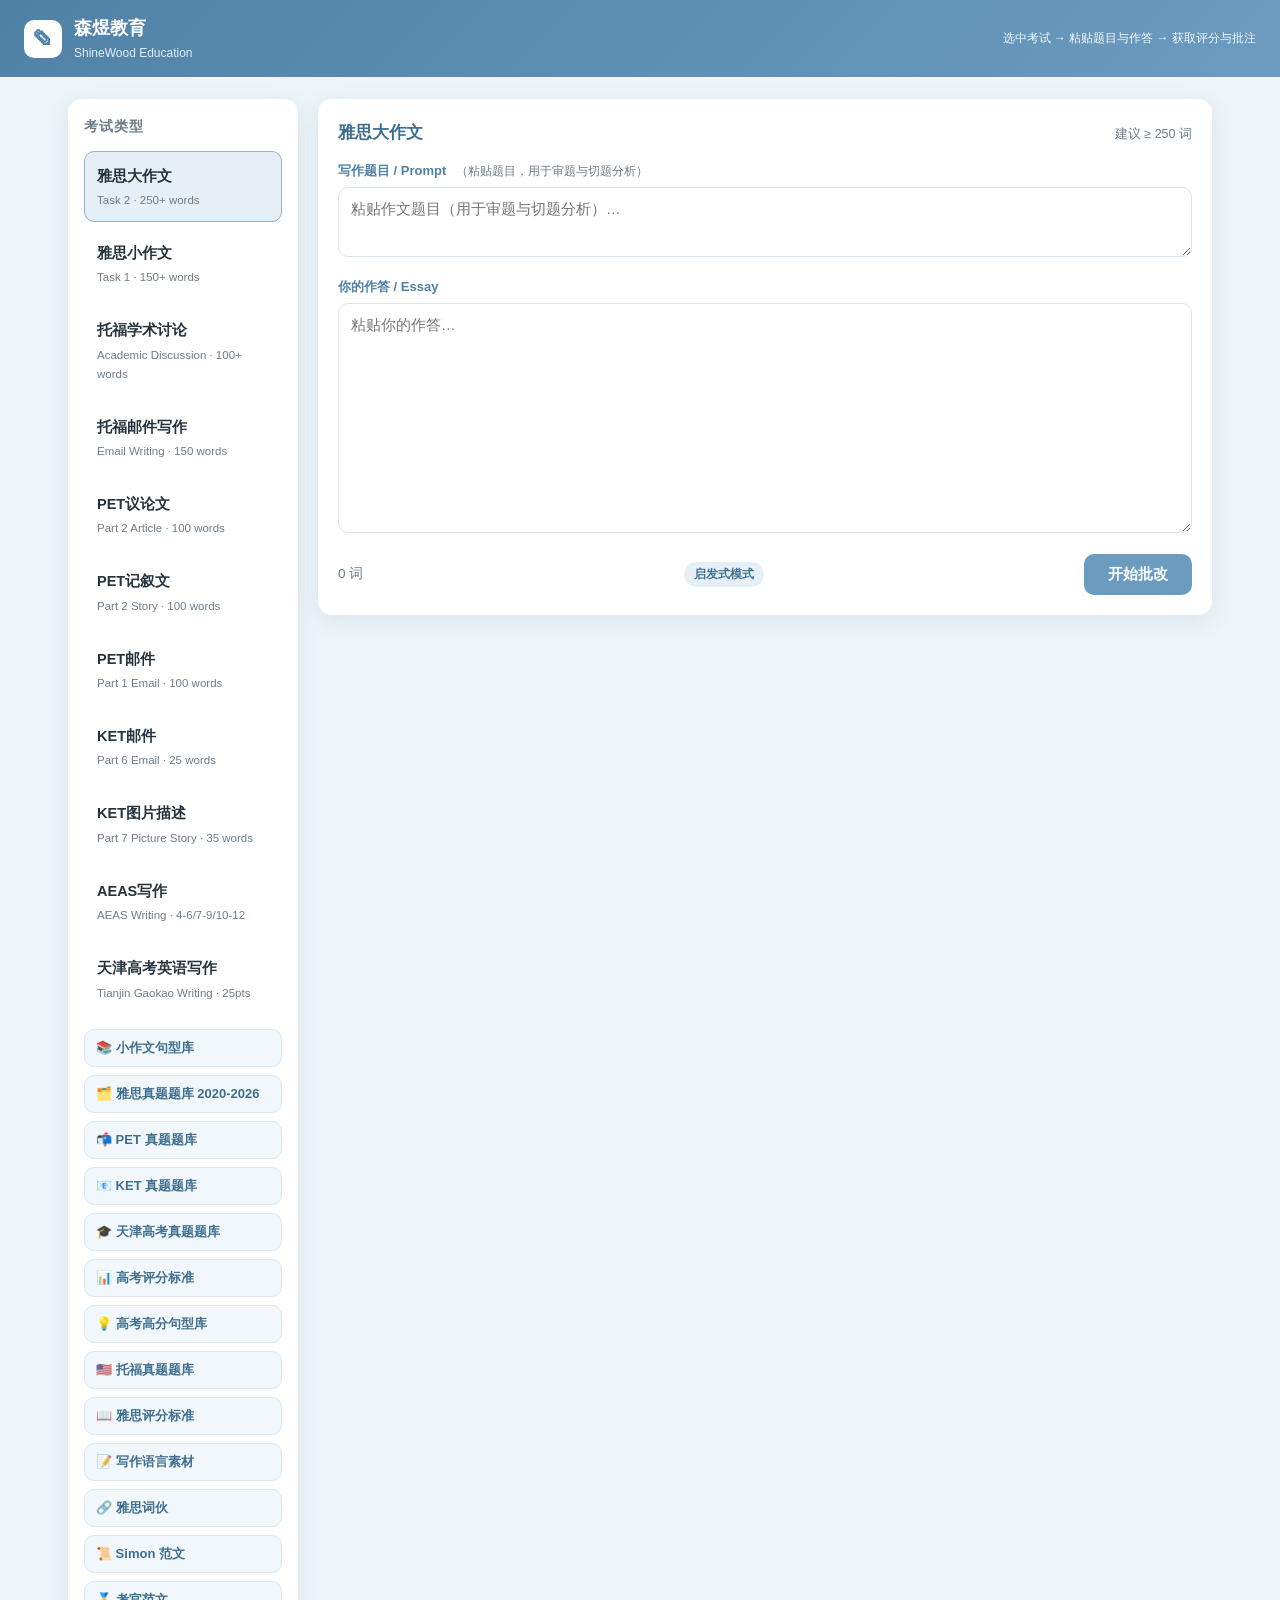
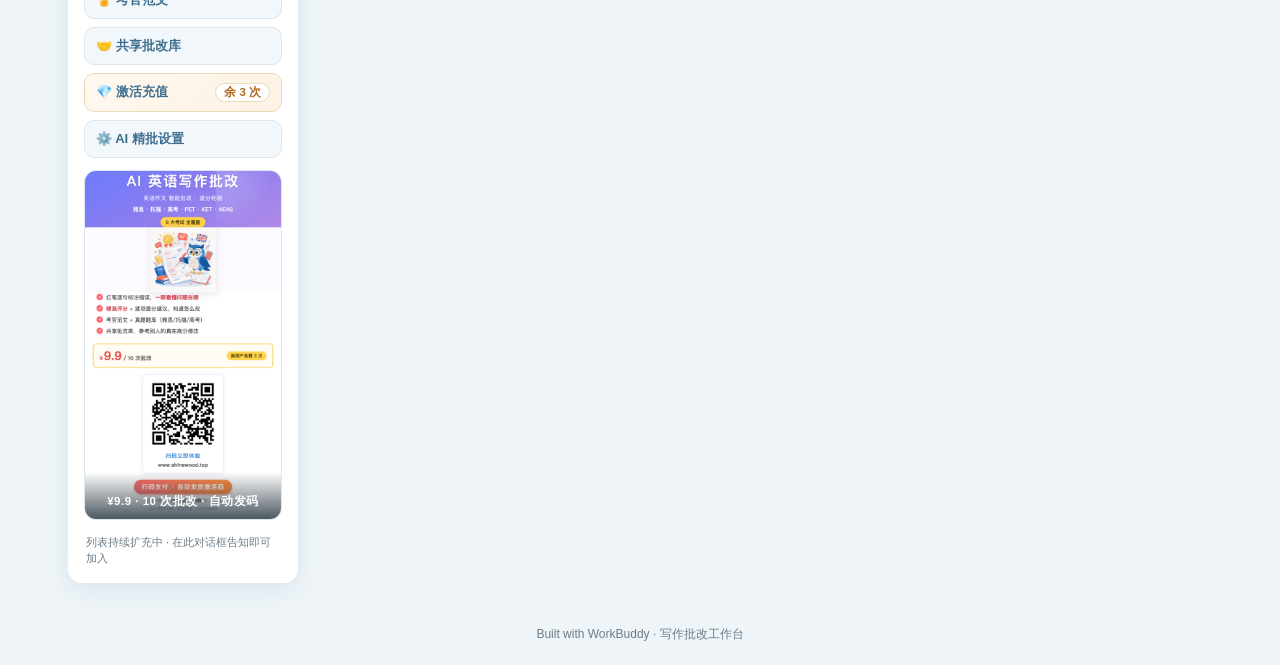
<file: index.html>
<!DOCTYPE html>
<html lang="zh-CN">
<head>
  <meta charset="UTF-8" />
  <meta name="viewport" content="width=device-width, initial-scale=1.0" />
  <title>森煜教育 · ShineWood Education</title>
  <link rel="stylesheet" href="css/style.css" />
</head>
<body>
  <header class="topbar">
    <div class="brand">
      <span class="logo">✎</span>
      <div>
        <h1>森煜教育</h1>
        <p class="sub">ShineWood Education</p>
      </div>
    </div>
    <span class="hint">选中考试 → 粘贴题目与作答 → 获取评分与批注</span>
  </header>

  <div class="layout">
    <!-- 左侧考试列表 -->
    <aside class="sidebar">
      <h2 class="side-title">考试类型</h2>
      <ul id="examList" class="exam-list"></ul>
      <div class="side-tools">
        <button id="patternBtn" class="tool-btn">📚 小作文句型库</button>
        <button id="bankBtn" class="tool-btn">🗂️ 雅思真题题库 2020-2026</button>
        <button id="petBankBtn" class="tool-btn">📬 PET 真题题库</button>
        <button id="ketBankBtn" class="tool-btn">📧 KET 真题题库</button>
        <button id="gaokaoBankBtn" class="tool-btn">🎓 天津高考真题题库</button>
        <button id="gaokaoBandBtn" class="tool-btn">📊 高考评分标准</button>
        <button id="gaokaoPatternBtn" class="tool-btn">💡 高考高分句型库</button>
        <button id="toeflBankBtn" class="tool-btn">🇺🇸 托福真题题库</button>
        <button id="bandBtn" class="tool-btn">📖 雅思评分标准</button>
        <button id="materialBtn" class="tool-btn">📝 写作语言素材</button>
        <button id="cihuoBtn" class="tool-btn">🔗 雅思词伙</button>
        <button id="simonBtn" class="tool-btn">📜 Simon 范文</button>
        <button id="examinerBtn" class="tool-btn">🏅 考官范文</button>
        <button id="sharedBtn" class="tool-btn">🤝 共享批改库</button>
        <button id="payBtn" class="tool-btn pay-btn">💎 激活充值 <span id="payQuota" class="pay-quota"></span></button>
        <button id="aiBtn" class="tool-btn">⚙️ AI 精批设置</button>
      </div>
      <div class="poster-promo" id="posterBtn" title="点击查看大图">
        <img src="img/poster/essay-poster.png" alt="写作批改 ¥9.9 / 10 次推广海报" loading="lazy">
        <div class="poster-promo-tag">¥9.9 · 10 次批改 · 自动发码</div>
      </div>
      <p class="side-foot">列表持续扩充中 · 在此对话框告知即可加入</p>
    </aside>

    <!-- 主区域 -->
    <main class="main">

      <!-- AEAS 写作工作区（选中 AEAS 时显示） -->
      <section id="aeasPanel" class="card aeas hidden">
        <h3 class="sec-title">AEAS 写作工作台 <small id="aeasIntro"></small></h3>
        <div class="aeas-bands" id="aeasBands"></div>
        <div class="aeas-bands" id="aeasTypeChips" style="margin-top:0"></div>
        <div id="aeasTypes" class="aeas-types"></div>
      </section>

      <section class="card composer">
        <div class="composer-head">
          <span id="curExam" class="cur-exam">雅思大作文</span>
          <span id="minHint" class="min-hint"></span>
        </div>
        <label class="field-label">写作题目 / Prompt
          <span id="promptHint" class="field-hint">（粘贴题目，用于审题与切题分析）</span>
        </label>
        <div id="promptTextWrap">
          <textarea id="prompt" placeholder="粘贴作文题目（用于审题与切题分析）…"></textarea>
        </div>
        <div id="promptImageWrap" class="hidden">
          <div class="img-prompt-bar">
            <button id="pickImgBtn" class="tool-btn small">📁 选择图片</button>
            <button id="galleryBtn" class="tool-btn small">🖼️ 从图库选择</button>
            <button id="clearImgBtn" class="tool-btn small ghost">清除图片</button>
            <input id="imgFile" type="file" accept="image/*" hidden />
          </div>
          <div id="promptImgBox" class="prompt-img-box">
            <span class="img-placeholder">点击「选择图片」或「从图库选择」载入小作文题目图<br><small>支持截图/拍照上传，也可直接 Ctrl+V 粘贴图片</small></span>
          </div>
          <input id="imgCaption" class="img-caption" placeholder="（可选）填写图表类型或关键词，帮助切题分析，如：柱状图 · 对比 · 各国教育支出" />
        </div>
        <label class="field-label">你的作答 / Essay</label>
        <textarea id="essay" placeholder="粘贴你的作答…"></textarea>
        <div class="composer-foot">
          <span id="wordCount" class="wc">0 词</span>
          <span id="aiBadge" class="ai-badge">启发式模式</span>
          <button id="analyzeBtn" class="primary-btn">开始批改</button>
        </div>
      </section>

      <section id="result" class="result hidden">
        <!-- 批改稿 + 批注 -->
        <div class="card">
          <h3 class="sec-title">批改稿 <small>悬停彩色下划线查看修改建议</small></h3>
          <div id="annotated" class="annotated"></div>
        </div>

        <!-- 段落切题分析 -->
        <div class="card">
          <h3 class="sec-title">审题分析 <small>每段后中文讲解是否切题</small></h3>
          <div id="promptAnalysis" class="prompt-analysis"></div>
        </div>

        <!-- 本题批改思路（从真题题库预载） -->
        <div id="playbookCard" class="card hidden">
          <h3 class="sec-title">本题批改思路 <small id="playbookSrc">来自真题题库预设</small></h3>
          <div id="playbook" class="playbook"></div>
        </div>

        <!-- 参考评分 + 评分标准 -->
        <div class="card">
          <h3 class="sec-title">参考评分 <small id="scoreSub">小作文 3 分制 · 大作文 6 分制</small></h3>
          <div id="scoreEst" class="score-est"></div>
          <p class="personal-note">⭐ 本页所有评分、批注、用词提升均针对你这篇<b>原创作文</b>逐句/逐段生成，非统一套话。</p>
        </div>

        <!-- 参考：好词 + 评分标准 -->
        <div class="ref-grid">
          <div class="card ref">
            <h3 class="sec-title">高分词组参考</h3>
            <ul id="vocabList" class="vocab-list"></ul>
          </div>
          <div class="card ref">
            <h3 class="sec-title">官方评分标准</h3>
            <div id="bandRef" class="band-ref"></div>
          </div>
        </div>

        <div class="share-row">
          <button id="shareBtn" class="share-btn">🤝 分享我的批改，帮后来的同学</button>
        </div>

        <button id="resetBtn" class="ghost-btn">重新批改</button>
      </section>
    </main>
  </div>

  <footer class="foot">Built with WorkBuddy · 写作批改工作台</footer>

  <!-- 句型库弹窗 -->
  <div id="patternModal" class="modal hidden">
    <div class="modal-box">
      <div class="modal-head">
        <h3>📚 小作文高分句型库 <small>综合 Simon IELTS + IELTS Liz · 来源：用户附件</small></h3>
        <button class="modal-x" data-close="patternModal">✕</button>
      </div>
      <div class="modal-body">
        <div class="cat-tabs" id="patternTabs"></div>
        <div id="patternBody" class="pattern-body"></div>
        <div class="simon-box">
          <b>Simon 批改原则：</b>
          <div id="simonRules" class="simon-rules"></div>
        </div>
      </div>
    </div>
  </div>

  <!-- 真题题库弹窗 -->
  <div id="bankModal" class="modal hidden">
    <div class="modal-box wide">
      <div class="modal-head">
        <h3>🗂️ 雅思真题题库 2020–2026 <small id="bankCount">515 篇真题</small></h3>
        <button class="modal-x" data-close="bankModal">✕</button>
      </div>
      <div class="modal-body">
        <div class="bank-filter">
          <input id="bankSearch" class="bank-search" placeholder="搜索题目 / 题型 / 话题（如：教育、曲线图、advertising）…" />
          <select id="bankType" class="bank-select">
            <option value="">全部题型</option>
            <option value="Task 1">Task 1 小作文</option>
            <option value="Task 2">Task 2 大作文</option>
          </select>
        </div>
        <div id="bankList" class="bank-list"></div>
      </div>
    </div>
  </div>

  <!-- PET 真题题库弹窗 -->
  <div id="petBankModal" class="modal hidden">
    <div class="modal-box wide">
      <div class="modal-head">
        <h3>📬 PET 真题题库 <small id="petBankCount"></small></h3>
        <button class="modal-x" data-close="petBankModal">✕</button>
      </div>
      <div class="modal-body">
        <div class="bank-filter">
          <input id="petBankSearch" class="bank-search" placeholder="搜索题目（如：camping、film、school trip）…" />
          <select id="petBankType" class="bank-select">
            <option value="">全部题型</option>
            <option value="email">Part 1 · Email 邮件</option>
            <option value="article">Part 2 · Article 议论文</option>
            <option value="story">Part 2 · Story 记叙文</option>
          </select>
        </div>
        <div id="petBankList" class="bank-list"></div>
      </div>
    </div>
  </div>

  <!-- KET 真题题库弹窗 -->
  <div id="ketBankModal" class="modal hidden">
    <div class="modal-box wide">
      <div class="modal-head">
        <h3>📧 KET 真题题库 <small id="ketBankCount"></small></h3>
        <button class="modal-x" data-close="ketBankModal">✕</button>
      </div>
      <div class="modal-body">
        <div class="bank-filter">
          <input id="ketBankSearch" class="bank-search" placeholder="搜索题目（如：park、birthday、football）…" />
          <select id="ketBankType" class="bank-select">
            <option value="">全部题型</option>
            <option value="email">Part 6 · Email 邮件</option>
            <option value="picture">Part 7 · Picture Story 图片故事</option>
          </select>
        </div>
        <div id="ketBankList" class="bank-list"></div>
      </div>
    </div>
  </div>

  <!-- 天津高考真题题库弹窗 -->
  <div id="gaokaoBankModal" class="modal hidden">
    <div class="modal-box wide">
      <div class="modal-head">
        <h3>🎓 天津高考英语写作真题 <small id="gaokaoBankCount"></small></h3>
        <button class="modal-x" data-close="gaokaoBankModal">✕</button>
      </div>
      <div class="modal-body">
        <div class="bank-filter">
          <input id="gaokaoBankSearch" class="bank-search" placeholder="搜索题目（如：邀请信、志愿者、诗词大会）…" />
          <select id="gaokaoBankType" class="bank-select">
            <option value="">全部题型</option>
            <option value="邀请信">邀请信</option>
            <option value="回信">回信</option>
            <option value="介绍信">介绍信</option>
            <option value="推荐信">推荐信</option>
            <option value="申请信">申请信</option>
            <option value="感谢信">感谢信</option>
            <option value="建议信">建议信</option>
            <option value="演讲稿">演讲稿</option>
            <option value="征文投稿">征文投稿</option>
            <option value="论坛留言">论坛留言/跟帖</option>
            <option value="报道">活动报道</option>
            <option value="广播稿">广播稿</option>
            <option value="留言">留言</option>
            <option value="发言稿">发言稿</option>
          </select>
          <select id="gaokaoBankYear" class="bank-select">
            <option value="">全部年份</option>
            <option value="2025">2025</option>
            <option value="2024">2024</option>
            <option value="2023">2023</option>
            <option value="2022">2022</option>
            <option value="2021">2021</option>
            <option value="2020">2020</option>
            <option value="2019">2019</option>
            <option value="2018">2018</option>
            <option value="2017">2017</option>
          </select>
        </div>
        <div id="gaokaoBankList" class="bank-list"></div>
      </div>
    </div>
  </div>

  <!-- 天津高考评分标准弹窗 -->
  <div id="gaokaoBandModal" class="modal hidden">
    <div class="modal-box wide">
      <div class="modal-head">
        <h3>📊 天津高考英语写作评分标准 <small>25分制 · 5档评分 · 天津考试院官方标准</small></h3>
        <button class="modal-x" data-close="gaokaoBandModal">✕</button>
      </div>
      <div class="modal-body">
        <div class="cat-tabs" id="gaokaoBandTabs"></div>
        <div id="gaokaoBandBody" class="band-body"></div>
      </div>
    </div>
  </div>

  <!-- 天津高考高分句型库弹窗 -->
  <div id="gaokaoPatternModal" class="modal hidden">
    <div class="modal-box wide">
      <div class="modal-head">
        <h3>💡 高考高分句型库 <small>基础档 → 提升档 → 精品档 · 按段落位置分类</small></h3>
        <button class="modal-x" data-close="gaokaoPatternModal">✕</button>
      </div>
      <div class="modal-body">
        <div class="cat-tabs" id="gaokaoPatternTabs"></div>
        <div id="gaokaoPatternBody" class="pattern-body"></div>
      </div>
    </div>
  </div>

  <!-- 托福真题题库弹窗 -->
  <div id="toeflBankModal" class="modal hidden">
    <div class="modal-box wide">
      <div class="modal-head">
        <h3>🇺🇸 托福写作真题题库 <small>2026 新制 · 学术讨论（含机经真题）+ 邮件写作</small></h3>
        <button class="modal-x" data-close="toeflBankModal">✕</button>
      </div>
      <div class="modal-body">
        <div class="bank-bar">
          <input type="text" id="toeflBankSearch" class="bank-search" placeholder="搜索题目关键词…">
          <select id="toeflBankType" class="bank-select">
            <option value="">全部题型</option>
            <option value="academic">学术讨论</option>
            <option value="wad">学术讨论·机经真题</option>
            <option value="email">邮件写作</option>
          </select>
          <span class="bank-count" id="toeflBankCount"></span>
        </div>
        <div class="bank-list" id="toeflBankList"></div>
      </div>
    </div>
  </div>

  <!-- 共享批改库弹窗 -->
  <div id="sharedModal" class="modal hidden">
    <div class="modal-box wide">
      <div class="modal-head">
        <h3>🤝 共享批改库 <small>来自其他用户的真实作答与批改 · 每条都是匿名公开记录</small></h3>
        <button class="modal-x" data-close="sharedModal">✕</button>
      </div>
      <div class="modal-body">
        <div class="bank-bar">
          <input type="text" id="sharedSearch" class="bank-search" placeholder="搜作文内容关键词…">
          <select id="sharedExam" class="bank-select">
            <option value="">全部考试</option>
          </select>
          <button id="sharedRefresh" class="tool-btn small">🔄 刷新</button>
          <span class="bank-count" id="sharedCount"></span>
        </div>
        <div class="bank-list" id="sharedList"></div>
      </div>
    </div>
  </div>

  <!-- 激活充值弹窗 -->
  <div id="payModal" class="modal hidden">
    <div class="modal-box">
      <div class="modal-head">
        <h3>💎 激活充值 <small>按次付费 · 批改一次扣一次</small></h3>
        <button class="modal-x" data-close="payModal">✕</button>
      </div>
      <div class="modal-body">
        <div class="pay-quota-card">
          <div class="pay-quota-num" id="payQuotaNum">0</div>
          <div class="pay-quota-label">剩余可批改次数</div>
        </div>
        <div class="pay-plan">
          <div class="pay-plan-price">¥9.9</div>
          <div class="pay-plan-desc">写作批改 · 10 次<br><small>含全部考试类型完整批改（评分 + 逐句标注 + 提分建议）</small></div>
        </div>
        <!-- 扫码付款：自动发码（云函数）/ 人工发码（兜底），由 app.js 按配置切换 -->
        <div class="pay-qr-box">
          <div class="pay-qr-img-wrap">
            <img id="payQrImg" class="pay-qr-img" src="img/wechat-pay.jpg" alt="支付二维码" title="扫码付款">
            <span class="pay-qr-badge">微信支付</span>
          </div>
          <p class="pay-qr-hint" id="payQrHint">微信扫码付款 <b>¥9.9</b></p>
          <a id="payMobileLink" class="pay-mobile-link hidden" href="#" target="_blank" rel="noopener">📱 手机端点此打开支付页</a>
        </div>
        <div id="payCloudStatus" class="pay-cloud-status hidden">
          <span class="pay-cloud-dot"></span><span id="payCloudStatusText">正在生成支付二维码…</span>
        </div>
        <ol class="pay-steps" id="paySteps">
          <li>用微信扫上方收款码，支付 <b>¥9.9</b></li>
          <li>付款后<b>截图</b>，加卖家微信把截图发过去</li>
          <li>卖家确认到账后，回你一个激活码 <code>EC-XXXXX-XXXXX</code></li>
          <li>把激活码填入下方输入框 → 立即到账 <b>10 次</b></li>
        </ol>
        <p class="pay-seller-contact" id="paySellerContact"></p>
        <div class="pay-btn-row">
          <button id="payBuyBtn" class="pay-buy-btn pay-contact-btn">✉️ 我已付款 · 联系卖家领码</button>
          <button id="payResumeBtn" class="pay-buy-btn pay-ghost-btn hidden">🔍 查询支付状态</button>
        </div>
        <div class="pay-activate">
          <label>已有激活码？在此输入</label>
          <div class="pay-activate-row">
            <input type="text" id="payCodeInput" class="pay-code-input" placeholder="EC-XXXXX-XXXXX" autocomplete="off" spellcheck="false">
            <button id="payActivateBtn" class="pay-buy-btn">激活</button>
          </div>
          <div id="payStatus" class="pay-status"></div>
        </div>
        <p class="pay-note">· 新用户可免费体验 3 次<br>· 扫码支付成功后自动激活，无需加微信<br>· 激活码一次性使用，激活后立即到账<br>· 遇到问题可加微信 <b>1059398048</b> 反馈</p>
      </div>
    </div>
  </div>

  <!-- 推广海报弹窗 -->
  <div id="posterModal" class="modal hidden">
    <div class="modal-box poster-box">
      <div class="modal-head">
        <h3>🎯 森煜教育 · AI 写作批改 <small>¥9.9 / 10 次 · 扫码支付自动发码</small></h3>
        <button class="modal-x" data-close="posterModal">✕</button>
      </div>
      <div class="modal-body poster-body">
        <img class="poster-full" src="img/poster/essay-poster.png" alt="写作批改推广海报">
        <button id="posterPayBtn" class="pay-buy-btn poster-pay-btn">💎 立即充值 ¥9.9 · 付款后自动到账</button>
      </div>
    </div>
  </div>

  <!-- 雅思评分标准弹窗 -->
  <div id="bandModal" class="modal hidden">
    <div class="modal-box wide">
      <div class="modal-head">
        <h3>📖 雅思官方评分标准 <small>考官评分指南 · IELTS Liz + 官方 Band Descriptors (May 2023)</small></h3>
        <button class="modal-x" data-close="bandModal">✕</button>
      </div>
      <div class="modal-body">
        <div class="cat-tabs" id="bandTabs"></div>
        <div id="bandBody" class="band-body"></div>
      </div>
    </div>
  </div>

  <!-- 写作语言素材弹窗 -->
  <div id="materialModal" class="modal hidden">
    <div class="modal-box wide">
      <div class="modal-head">
        <h3>📝 写作语言素材 <small>按话题分类核心词汇 · 来自《写作语言素材.docx》</small></h3>
        <button class="modal-x" data-close="materialModal">✕</button>
      </div>
      <div class="modal-body">
        <div class="cat-tabs" id="materialTabs"></div>
        <div id="materialBody" class="material-body"></div>
      </div>
    </div>
  </div>

  <!-- AI 精批设置弹窗 -->
  <div id="aiModal" class="modal hidden">
    <div class="modal-box">
      <div class="modal-head">
        <h3>⚙️ AI 7.5+ 语义精批 <small>接入大模型做深度批改</small></h3>
        <button class="modal-x" data-close="aiModal">✕</button>
      </div>
      <div class="modal-body">
        <p class="ai-note">开启后，批改会在「启发式批注」之外，调用你的大模型 API 做语义级精批（读懂逻辑、改句式、给 7.5+ 级反馈）。Key 仅保存在本机浏览器（localStorage），不会上传到任何服务器。</p>
        <label class="ai-field">服务商（预设 Base URL）
          <select id="aiProvider" class="ai-input">
            <option value="deepseek">DeepSeek (https://api.deepseek.com)</option>
            <option value="openai">OpenAI (https://api.openai.com/v1)</option>
            <option value="moonshot">月之暗面 Kimi (https://api.moonshot.cn/v1)</option>
            <option value="zhipu">智谱 GLM (https://open.bigmodel.cn/api/paas/v4)</option>
            <option value="qwen">通义千问 (https://dashscope.aliyuncs.com/compatible-mode/v1)</option>
            <option value="custom">自定义 Base URL</option>
          </select>
        </label>
        <label class="ai-field" id="aiBaseWrap">自定义 Base URL
          <input id="aiBase" class="ai-input" placeholder="https://your-endpoint/v1" />
        </label>
        <label class="ai-field">模型名（Model）
          <input id="aiModel" class="ai-input" placeholder="deepseek-chat" />
        </label>
        <label class="ai-field">API Key
          <input id="aiKey" class="ai-input" type="password" placeholder="sk-..." />
        </label>
        <div class="ai-actions">
          <button id="aiSave" class="primary-btn">保存并开启</button>
          <button id="aiClear" class="ghost-btn">清除 Key（退回启发式）</button>
        </div>
        <div class="ai-help">
          <b>如何获取 Key：</b>
          <ul>
            <li><b>DeepSeek</b>：登录 platform.deepseek.com → 右上角「API Keys」→ 创建 Key（便宜、国内直连，推荐）</li>
            <li><b>OpenAI</b>：platform.openai.com → API Keys → Create（需海外网络）</li>
            <li><b>Kimi / 智谱 / 通义</b>：各自开放平台控制台创建 Key，国内可用</li>
          </ul>
          <p>把 Key 粘贴到上方保存即可。若不填 Key，站点继续使用内置启发式批改，功能不受影响。</p>
        </div>
      </div>
    </div>
  </div>

  <!-- 雅思词伙弹窗 -->
  <div id="cihuoModal" class="modal hidden">
    <div class="modal-box wide">
      <div class="modal-head">
        <h3>🔗 雅思词伙 Colocations <small>来源《手把手教你雅思词伙 2.0》(顾家北) · 用于用词提升</small></h3>
        <button class="modal-x" data-close="cihuoModal">✕</button>
      </div>
      <div class="modal-body">
        <p class="ai-note">词伙 = 话题相关、自然搭配的多词组合。批改时若你的作文命中基础表达，会用蓝色「词伙」下划线提示升级（见批改稿）。</p>
        <div class="cat-tabs" id="cihuoTabs"></div>
        <div id="cihuoBody" class="cihuo-body"></div>
      </div>
    </div>
  </div>

  <!-- Simon 范文弹窗 -->
  <div id="simonModal" class="modal hidden">
    <div class="modal-box wide">
      <div class="modal-head">
        <h3>📜 Simon 雅思范文 (Band 9) <small>前雅思考官 Simon Corcoran · 批改后范文对照</small></h3>
        <button class="modal-x" data-close="simonModal">✕</button>
      </div>
      <div class="modal-body">
        <div class="bank-filter">
          <select id="simonType" class="bank-select">
            <option value="">全部</option>
            <option value="task2">Task 2 大作文</option>
            <option value="task1">Task 1 小作文</option>
          </select>
          <span id="simonCount" class="bank-date"></span>
        </div>
        <div id="simonList" class="simon-list"></div>
      </div>
    </div>
  </div>

  <!-- 考官范文弹窗 -->
  <div id="examinerModal" class="modal hidden">
    <div class="modal-box wide">
      <div class="modal-head">
        <h3>🏅 官方考官范文 (Band 9) <small>考官亲写示范文 · 题目与范文一一对应 · 仅 IELTS</small></h3>
        <button class="modal-x" data-close="examinerModal">✕</button>
      </div>
      <div class="modal-body">
        <div class="bank-filter">
          <select id="examinerType" class="bank-select">
            <option value="">全部</option>
            <option value="task2">Task 2 大作文</option>
            <option value="task1">Task 1 小作文</option>
          </select>
          <span id="examinerCount" class="bank-date"></span>
        </div>
        <div id="examinerList" class="simon-list"></div>
      </div>
    </div>
  </div>

  <!-- 小作文图库弹窗 -->
  <div id="galleryModal" class="modal hidden">
    <div class="modal-box wide">
      <div class="modal-head">
        <h3>🖼️ 小作文真题图库 <small>2020–2026 真题截图 · 仅作素材参考，你的题目可不同于此</small></h3>
        <button class="modal-x" data-close="galleryModal">✕</button>
      </div>
      <div class="modal-body">
        <p class="ai-note">点击任一张图即可作为本次小作文题目载入。注意：你实际粘贴作答的题目未必在此图库内，图库只是扩充素材、帮助预判图表类型与用词。</p>
        <div id="galleryGrid" class="gallery-grid"></div>
      </div>
    </div>
  </div>

  <script src="js/data.js"></script>
  <script src="js/bank.js"></script>
  <script src="js/ielts_material.js"></script>
  <script src="js/aeas.js"></script>
  <script src="js/toefl.js"></script>
  <script src="js/toefl_wad.js"></script>
  <script src="js/pet.js"></script>
  <script src="js/ket.js"></script>
  <script src="js/gaokao.js"></script>
  <script src="js/cihuo.js"></script>
  <script src="js/simon.js"></script>
  <script src="js/examiner.js"></script>
  <script src="js/shared.js"></script>
  <script src="js/pay-codes.js"></script>
  <script src="js/pay.js"></script>
  <script src="js/task1_gallery.js"></script>
  <script src="js/app.js"></script>
</body>
</html>
</file>
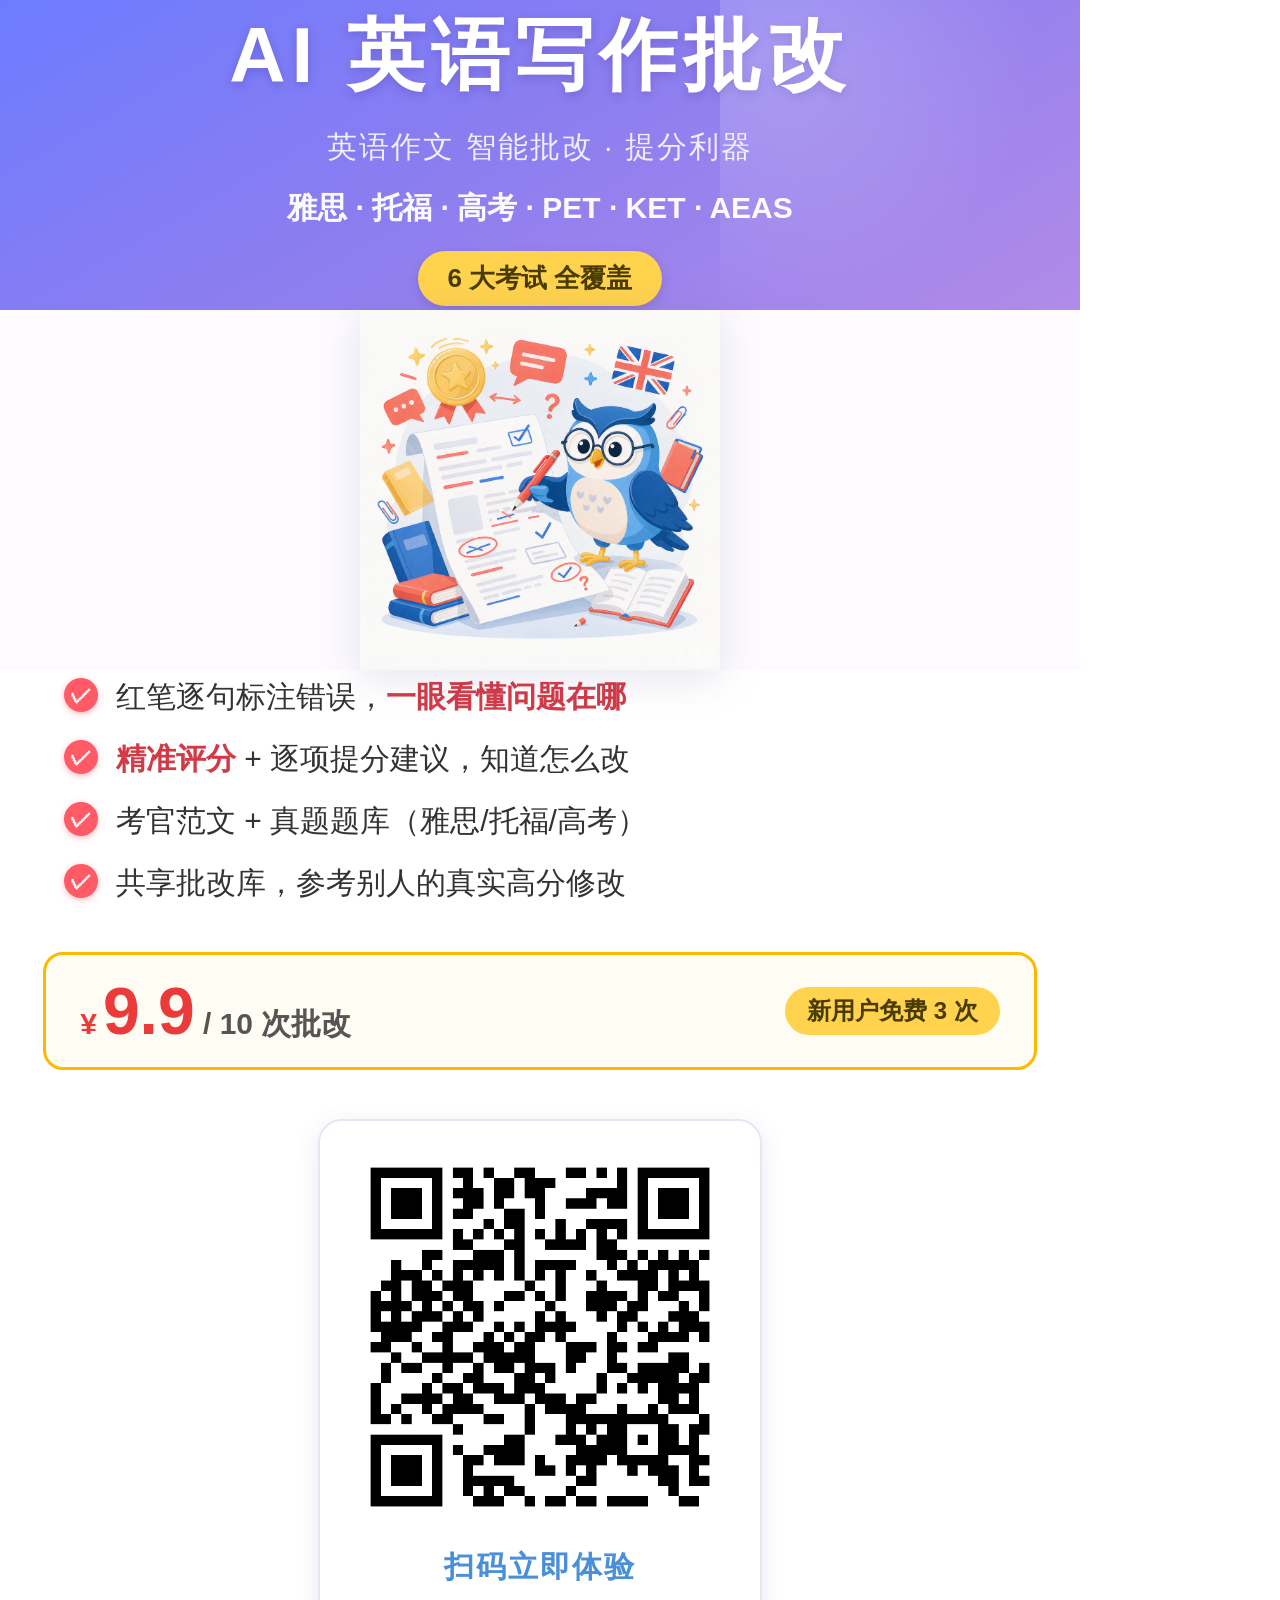
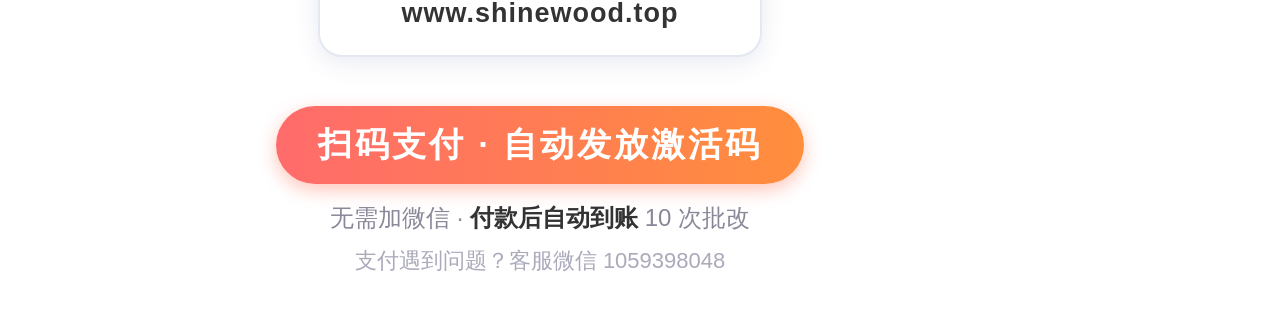
<file: img/poster/poster.html>
<!DOCTYPE html>
<html lang="zh-CN">
<head>
<meta charset="UTF-8">
<style>
  * { margin: 0; padding: 0; box-sizing: border-box; }
  body { width: 1080px; height: 1920px; font-family: "PingFang SC", "Microsoft YaHei", "Noto Sans SC", sans-serif; background: #fff; overflow: hidden; }

  .poster { width: 1080px; height: 1920px; position: relative; display: flex; flex-direction: column; }

  /* 顶部渐变 */
  .head { width: 100%; height: 310px; background: linear-gradient(150deg, #6d7cff 0%, #8b7df0 45%, #b18be8 100%); display: flex; flex-direction: column; align-items: center; justify-content: center; text-align: center; position: relative; }
  .head::before { content:""; position:absolute; top:0; right:0; width:360px; height:360px; background: radial-gradient(circle at 15% 15%, rgba(255,255,255,.22) 0, rgba(255,255,255,0) 60%); }
  .head h1 { color: #fff; font-size: 78px; font-weight: 800; letter-spacing: 6px; text-shadow: 0 3px 10px rgba(60,40,130,.25); }
  .head .sub { color: #eef; font-size: 30px; margin-top: 18px; letter-spacing: 2px; }
  .head .exams { color: #fff; font-size: 30px; margin-top: 20px; opacity: .96; font-weight: 600; }
  .head .badge { margin-top: 22px; background: #ffd34d; color: #4a3b00; font-size: 26px; font-weight: 700; padding: 10px 30px; border-radius: 40px; box-shadow: 0 4px 12px rgba(0,0,0,.12); }

  /* 插画 */
  .hero { width: 100%; height: 360px; display: flex; align-items: center; justify-content: center; background: #fdfbff; }
  .hero img { max-width: 100%; max-height: 100%; object-fit: contain; filter: drop-shadow(0 8px 20px rgba(80,80,150,.15)); }

  /* 卖点列表 */
  .features { width: 100%; padding: 6px 64px 0; }
  .feat { display: flex; align-items: flex-start; margin-bottom: 20px; }
  .feat .ck { flex-shrink: 0; width: 34px; height: 34px; border-radius: 50%; background: #ff5a66; color: #fff; font-size: 22px; font-weight: 800; display: flex; align-items: center; justify-content: center; margin-right: 18px; margin-top: 2px; box-shadow: 0 2px 6px rgba(255,90,102,.4); }
  .feat .txt { font-size: 30px; color: #333; line-height: 1.4; }
  .feat .txt b { color: #d33a47; }

  /* 价格条 */
  .price { width: 92%; margin: 28px auto 0; border: 3px solid #ffb800; background: #fffdf3; border-radius: 20px; padding: 18px 34px; display: flex; align-items: center; justify-content: space-between; }
  .price .p { display: flex; align-items: baseline; }
  .price .yuan { color: #ea3a3a; font-size: 66px; font-weight: 800; }
  .price .cny { color: #ea3a3a; font-size: 30px; font-weight: 700; margin-right: 6px; }
  .price .per { font-size: 30px; color: #555; font-weight: 600; }
  .price .free { background: #ffd34d; color: #4a3b00; font-size: 24px; font-weight: 700; padding: 8px 22px; border-radius: 30px; }

  /* 二维码区 */
  .qr-wrap { flex: 1; display: flex; flex-direction: column; align-items: center; justify-content: center; }
  .qr-box { border: 2px solid #e3e8f2; border-radius: 24px; padding: 26px 30px; background: #fff; box-shadow: 0 6px 24px rgba(80,90,160,.12); display: flex; flex-direction: column; align-items: center; }
  .qr-box img { width: 380px; height: 380px; }
  .qr-box .tip { margin-top: 20px; font-size: 30px; color: #4a90d9; font-weight: 700; letter-spacing: 2px; }
  .qr-box .site { margin-top: 10px; font-size: 27px; color: #333; font-weight: 600; letter-spacing: 1px; }

  /* 底部 CTA：自动发码 */
  .foot { padding-bottom: 44px; text-align: center; }
  .foot .cta { background: linear-gradient(90deg, #ff6b6b, #ff8e3c); color: #fff; font-size: 34px; font-weight: 800; display: inline-block; padding: 16px 42px; border-radius: 50px; box-shadow: 0 6px 18px rgba(255,110,80,.4); letter-spacing: 3px; }
  .foot .note { margin-top: 18px; font-size: 24px; color: #889; }
  .foot .note b { color: #333; }
  .foot .svc { margin-top: 12px; font-size: 22px; color: #aab; }
</style>
</head>
<body>
  <div class="poster">
    <div class="head">
      <h1>AI 英语写作批改</h1>
      <div class="sub">英语作文 智能批改 · 提分利器</div>
      <div class="exams">雅思 · 托福 · 高考 · PET · KET · AEAS</div>
      <div class="badge">6 大考试 全覆盖</div>
    </div>

    <div class="hero">
      <img src="Flat_modern_illustration_for_a_2026-09-05T07-32-36.png" alt="">
    </div>

    <div class="features">
      <div class="feat"><div class="ck">✓</div><div class="txt">红笔逐句标注错误，<b>一眼看懂问题在哪</b></div></div>
      <div class="feat"><div class="ck">✓</div><div class="txt"><b>精准评分</b> + 逐项提分建议，知道怎么改</div></div>
      <div class="feat"><div class="ck">✓</div><div class="txt">考官范文 + 真题题库（雅思/托福/高考）</div></div>
      <div class="feat"><div class="ck">✓</div><div class="txt">共享批改库，参考别人的真实高分修改</div></div>
    </div>

    <div class="price">
      <div class="p"><span class="cny">¥</span><span class="yuan">9.9</span><span class="per">&nbsp;/ 10 次批改</span></div>
      <div class="free">新用户免费 3 次</div>
    </div>

    <div class="qr-wrap">
      <div class="qr-box">
        <img src="site-qr.png" alt="">
        <div class="tip">扫码立即体验</div>
        <div class="site">www.shinewood.top</div>
      </div>
    </div>

    <div class="foot">
      <div class="cta">扫码支付 · 自动发放激活码</div>
      <div class="note">无需加微信 · <b>付款后自动到账</b> 10 次批改</div>
      <div class="note svc">支付遇到问题？客服微信 1059398048</div>
    </div>
  </div>
</body>
</html>
</file>
<file: css/style.css>
:root {
  /* 雾霾蓝 · 亮一些 */
  --haze-800: #3f6f8f;
  --haze-700: #4f82a6;
  --haze-600: #6b9cc0;
  --haze-500: #8fb4d0;
  --haze-300: #bcd4e6;
  --haze-100: #e6eff5;
  --haze-50:  #f2f7fb;
  --ink: #25333d;
  --muted: #6c7d89;
  --line: #dbe6ee;
  --bg: #eef4f8;
  --card: #ffffff;
  --warn: #d9822b;
  --warn-bg: #fdf2e3;
  --ok: #3f9d6b;
  --anno-gra: #d9822b;   /* 语法批注 橙 */
  --anno-chi: #b06ab3;   /* 中式英语 紫 */
  --anno-up:  #4f82a6;   /* 用词升级 雾蓝 */
  --anno-cihuo: #2f9e8f; /* 词伙升级 青绿 */
  --radius: 14px;
  --shadow: 0 6px 22px rgba(79, 130, 166, 0.12);
}

* { box-sizing: border-box; }
body {
  margin: 0;
  font-family: -apple-system, BlinkMacSystemFont, "Segoe UI", "PingFang SC", "Microsoft YaHei", sans-serif;
  background: var(--bg);
  color: var(--ink);
  line-height: 1.65;
}

/* Top bar */
.topbar {
  display: flex; align-items: center; justify-content: space-between;
  padding: 14px 24px;
  background: linear-gradient(135deg, var(--haze-700), var(--haze-600));
  color: #fff;
}
.brand { display: flex; align-items: center; gap: 12px; }
.logo {
  width: 38px; height: 38px; border-radius: 10px;
  background: #fff; color: var(--haze-700);
  display: grid; place-items: center; font-size: 20px; font-weight: 800;
}
.topbar h1 { font-size: 18px; margin: 0; }
.sub { margin: 0; font-size: 12px; opacity: 0.85; }
.hint { font-size: 12px; opacity: 0.92; }

/* Layout */
.layout { display: flex; gap: 20px; max-width: 1180px; margin: 22px auto; padding: 0 18px; align-items: flex-start; }

/* Sidebar */
.sidebar {
  flex: 0 0 230px;
  background: var(--card);
  border-radius: var(--radius);
  box-shadow: var(--shadow);
  padding: 16px;
  position: sticky; top: 16px;
}
.side-title { margin: 0 0 12px; font-size: 14px; color: var(--muted); letter-spacing: 1px; }
.exam-list { list-style: none; margin: 0; padding: 0; }
.exam-list li {
  padding: 11px 12px; border-radius: 10px; cursor: pointer;
  margin-bottom: 6px; border: 1.5px solid transparent;
  transition: all 0.15s ease;
}
.exam-list li .ex-name { font-weight: 600; font-size: 14.5px; }
.exam-list li .ex-sub { display: block; font-size: 11.5px; color: var(--muted); margin-top: 2px; }
.exam-list li:hover { background: var(--haze-50); }
.exam-list li.active { background: var(--haze-100); border-color: var(--haze-500); }
.exam-list li.locked { opacity: 0.5; cursor: not-allowed; }
.exam-list li.locked .ex-sub::after { content: " · 敬请期待"; }
.side-foot { font-size: 11px; color: var(--muted); margin: 14px 2px 0; line-height: 1.5; }

/* Main */
.main { flex: 1; min-width: 0; }
.card { background: var(--card); border-radius: var(--radius); box-shadow: var(--shadow); padding: 20px; margin-bottom: 18px; }

.composer-head { display: flex; align-items: baseline; justify-content: space-between; margin-bottom: 12px; }
.cur-exam { font-size: 17px; font-weight: 700; color: var(--haze-800); }
.min-hint { font-size: 12.5px; color: var(--muted); }
.field-label { display: block; font-size: 13px; color: var(--haze-700); font-weight: 600; margin: 10px 0 6px; }
textarea {
  width: 100%; border: 1.5px solid var(--line); border-radius: 10px;
  padding: 12px; font-size: 14.5px; font-family: inherit; resize: vertical; outline: none;
}
#prompt { min-height: 70px; }
#essay { min-height: 230px; }
textarea:focus { border-color: var(--haze-500); }

.composer-foot { display: flex; align-items: center; justify-content: space-between; margin-top: 12px; }
.wc { color: var(--muted); font-size: 13.5px; }
.primary-btn {
  background: var(--haze-600); color: #fff; border: none;
  padding: 11px 24px; border-radius: 10px; font-size: 15px; font-weight: 700; cursor: pointer;
  transition: background 0.15s ease;
}
.primary-btn:hover { background: var(--haze-700); }
.primary-btn:disabled { opacity: 0.5; cursor: not-allowed; }
.ghost-btn {
  background: transparent; color: var(--haze-700); border: 1.5px solid var(--haze-500);
  padding: 9px 20px; border-radius: 10px; font-weight: 600; cursor: pointer;
}
.ghost-btn:hover { background: var(--haze-50); }

/* Result */
.result.hidden { display: none; }
.sec-title { margin: 0 0 14px; font-size: 16px; color: var(--haze-800); }
.sec-title small { color: var(--muted); font-weight: 400; font-size: 12px; margin-left: 6px; }

/* Annotated essay */
.annotated { font-size: 15px; line-height: 2.1; white-space: pre-wrap; }
.annotated .pblock { margin-bottom: 14px; padding-bottom: 12px; border-bottom: 1px dashed var(--line); }
.annotated .pblock:last-child { border-bottom: none; }
.anno {
  border-bottom: 2px solid; padding: 0 1px; cursor: help; position: relative;
  text-decoration: none;
}
.anno.gra { border-color: var(--anno-gra); color: #9a5a14; }
.anno.chi { border-color: var(--anno-chi); color: #7d3a82; }
.anno.up { border-color: var(--anno-up); color: var(--haze-800); }
.anno .num {
  font-size: 10px; vertical-align: super; font-weight: 700; margin-left: 1px;
}
.anno:hover .tip, .anno:focus .tip {
  display: block;
}
.tip {
  display: none; position: absolute; z-index: 20;
  bottom: 130%; left: 0; min-width: 220px; max-width: 300px;
  background: var(--ink); color: #fff; font-size: 12.5px; line-height: 1.5;
  padding: 9px 11px; border-radius: 8px; box-shadow: 0 6px 18px rgba(0,0,0,0.25);
}
.tip b { color: #ffd9a8; }
.tip .kind { display: inline-block; font-size: 10px; padding: 1px 6px; border-radius: 999px; margin-bottom: 4px; background: rgba(255,255,255,0.18); }

/* Prompt analysis */
.prompt-analysis .pa {
  background: var(--haze-50); border-left: 4px solid var(--haze-500);
  padding: 12px 14px; border-radius: 0 10px 10px 0; margin-bottom: 12px; font-size: 14px;
}
.prompt-analysis .pa b { color: var(--haze-800); }

/* Score estimate */
.score-est { display: grid; grid-template-columns: repeat(2, 1fr); gap: 12px; }
.score-est .c {
  border: 1px solid var(--line); border-radius: 10px; padding: 12px 14px; border-top: 3px solid var(--haze-500);
}
.score-est .c h4 { margin: 0 0 4px; font-size: 13.5px; }
.score-est .c .b { font-size: 22px; font-weight: 800; color: var(--haze-800); }

/* Reference */
.ref-grid { display: grid; grid-template-columns: 1fr 1fr; gap: 18px; }
.vocab-list, .band-ref { margin: 0; padding-left: 0; list-style: none; font-size: 13px; }
.vocab-list li { padding: 7px 0; border-bottom: 1px dashed var(--line); }
.vocab-list li:last-child { border-bottom: none; }
.vocab-list .ph { font-weight: 700; color: var(--haze-800); }
.vocab-list .cn { color: var(--muted); }
.vocab-list .ex { display: block; color: var(--muted); font-size: 12px; margin-top: 2px; }
.band-ref .bc { margin-bottom: 12px; }
.band-ref .bc h5 { margin: 0 0 4px; font-size: 13.5px; color: var(--haze-800); }
.band-ref .bc .row { display: flex; gap: 8px; font-size: 12px; padding: 2px 0; }
.band-ref .bc .row .band { font-weight: 700; color: var(--warn); flex: 0 0 26px; }

.foot { text-align: center; color: var(--muted); font-size: 12px; padding: 20px; }

/* Sidebar tool buttons */
.side-tools { display: flex; flex-direction: column; gap: 8px; margin: 14px 0 6px; }
.tool-btn {
  width: 100%; text-align: left; cursor: pointer;
  background: var(--haze-50); color: var(--haze-800);
  border: 1px solid var(--line); border-radius: 10px;
  padding: 9px 11px; font-size: 13px; font-weight: 600;
  transition: background .15s, border-color .15s;
}
.tool-btn:hover { background: var(--haze-100); border-color: var(--haze-300); }

/* Modal */
.modal { position: fixed; inset: 0; background: rgba(37, 51, 61, 0.42); display: flex; align-items: center; justify-content: center; z-index: 50; padding: 24px; }
.modal-box { background: var(--card); border-radius: var(--radius); box-shadow: 0 18px 50px rgba(37,51,61,.28); width: 100%; max-width: 760px; max-height: 86vh; display: flex; flex-direction: column; overflow: hidden; }
.modal-box.wide { max-width: 920px; }
.modal-head { display: flex; align-items: center; justify-content: space-between; padding: 14px 18px; border-bottom: 1px solid var(--line); background: var(--haze-50); }
.modal-head h3 { margin: 0; font-size: 16px; color: var(--haze-800); }
.modal-head h3 small { font-weight: 400; color: var(--muted); font-size: 12px; margin-left: 6px; }
.modal-x { border: none; background: transparent; font-size: 18px; cursor: pointer; color: var(--muted); line-height: 1; }
.modal-x:hover { color: var(--ink); }
.modal-body { padding: 16px 18px; overflow-y: auto; }

/* Pattern library */
.cat-tabs { display: flex; flex-wrap: wrap; gap: 7px; margin-bottom: 14px; }
.cat-tab { cursor: pointer; border: 1px solid var(--line); background: var(--haze-50); color: var(--haze-800); border-radius: 999px; padding: 5px 12px; font-size: 12.5px; font-weight: 600; }
.cat-tab.active { background: var(--haze-700); color: #fff; border-color: var(--haze-700); }
.pat-cat h4 { margin: 4px 0 8px; font-size: 14px; color: var(--haze-800); }
.pat-cat .note { font-size: 12px; color: var(--muted); background: var(--haze-50); border-left: 3px solid var(--haze-300); padding: 8px 10px; border-radius: 6px; margin-bottom: 10px; }
.pat-item { padding: 8px 10px; border: 1px solid var(--line); border-radius: 9px; margin-bottom: 8px; }
.pat-item .en { font-weight: 600; color: var(--ink); font-size: 13.5px; }
.pat-item .zh { font-size: 12.5px; color: var(--muted); margin-top: 2px; }
.simon-box { margin-top: 14px; border-top: 1px dashed var(--line); padding-top: 12px; }
.simon-box > b { color: var(--haze-800); font-size: 13.5px; }
.simon-rules { margin: 8px 0 0; padding-left: 18px; font-size: 12.5px; color: var(--ink); }
.simon-rules li { margin-bottom: 4px; }

/* Bank */
.bank-filter { display: flex; gap: 10px; margin-bottom: 12px; }
.bank-search { flex: 1; padding: 9px 12px; border: 1px solid var(--line); border-radius: 10px; font-size: 13px; }
.bank-search:focus { outline: none; border-color: var(--haze-500); }
.bank-select { padding: 9px 12px; border: 1px solid var(--line); border-radius: 10px; font-size: 13px; background: #fff; }
.bank-list { display: flex; flex-direction: column; gap: 8px; }
.bank-item { border: 1px solid var(--line); border-radius: 10px; padding: 10px 12px; cursor: pointer; transition: border-color .15s, background .15s; }
.bank-item:hover { border-color: var(--haze-500); background: var(--haze-50); }
.bank-meta { display: flex; flex-wrap: wrap; gap: 6px; margin-bottom: 5px; align-items: center; }
.bank-tag { font-size: 11px; font-weight: 700; padding: 2px 8px; border-radius: 999px; }
.bank-tag.t1 { background: var(--haze-100); color: var(--haze-800); }
.bank-tag.t2 { background: #e7f3ec; color: var(--ok); }
.bank-tag.t3 { background: #f3e7f0; color: #7b3f91; }
.bank-tag.sub { background: var(--warn-bg); color: var(--warn); }
.bank-tag.topic { background: #efeaf6; color: #7a4f9e; }
.bank-tag-academic { background: #e3f0fd; color: #1a56db; }
.bank-tag-email { background: #e7f3ec; color: #166534; }
.bank-tag-wad { background: #fdeaea; color: #c0392b; }
.bank-date { font-size: 11.5px; color: var(--muted); margin-left: auto; }
.bank-q { font-size: 13px; color: var(--ink); line-height: 1.55; }
.bank-empty { color: var(--muted); font-size: 13px; text-align: center; padding: 20px; }

/* Playbook card */
.playbook .pb-sec { margin-bottom: 10px; }
.playbook .pb-sec h5 { margin: 0 0 5px; font-size: 13px; color: var(--haze-800); }
.playbook .pb-sec .pb-struct { font-size: 13px; background: var(--haze-50); border-left: 3px solid var(--haze-500); padding: 8px 10px; border-radius: 6px; }
.playbook ul { margin: 4px 0 0; padding-left: 18px; font-size: 12.5px; }
.playbook ul li { margin-bottom: 3px; }
.playbook .pb-pit { color: var(--warn); }
.playbook .pb-vocab { color: var(--haze-800); font-size: 12.5px; }

@media (max-width: 860px) {
  .layout { flex-direction: column; }
  .sidebar { position: static; width: 100%; flex: none; }
  .score-est, .ref-grid { grid-template-columns: 1fr; }
}

/* ---- AI badge ---- */
.ai-badge { font-size: 11.5px; font-weight: 700; padding: 3px 10px; border-radius: 999px;
  background: var(--haze-100); color: var(--haze-800); border: 1px solid var(--haze-200); }
.ai-badge.on { background: #e7f3ec; color: var(--ok); border-color: #bfe3cd; }

/* ---- AEAS panel ---- */
.aeas-bands { display: flex; gap: 8px; margin: 10px 0 14px; flex-wrap: wrap; }
.aeas-band { flex: 1; min-width: 120px; cursor: pointer; border: 1px solid var(--haze-200);
  border-radius: 10px; padding: 9px 12px; background: #fff; transition: .15s; }
.aeas-band:hover { border-color: var(--haze-500); }
.aeas-band.active { background: var(--haze-600); border-color: var(--haze-600); color: #fff; }
.aeas-band .gb { font-weight: 800; font-size: 15px; }
.aeas-band .gw { font-size: 11.5px; opacity: .85; }
.aeas-band .gn { font-size: 11.5px; margin-top: 4px; opacity: .9; }
.aeas-types { display: grid; grid-template-columns: repeat(auto-fill, minmax(220px, 1fr)); gap: 10px; }
.aeas-type { border: 1px solid var(--haze-200); border-radius: 10px; padding: 12px; background: #fff; }
.aeas-type h4 { margin: 0 0 6px; font-size: 14px; color: var(--haze-800); }
.aeas-type .outline { font-size: 12px; color: var(--ink); line-height: 1.5; margin-bottom: 8px; }
.aeas-type .tpl { font-size: 11.5px; color: var(--haze-800); background: var(--haze-50);
  border-left: 3px solid var(--haze-500); padding: 7px 9px; border-radius: 6px; white-space: pre-wrap; margin-bottom: 8px; }
.aeas-type .cont { font-size: 11.5px; color: var(--warn); margin-bottom: 8px; }
.aeas-type .prompts { display: flex; flex-direction: column; gap: 5px; }
.aeas-prompt { font-size: 12px; text-align: left; border: 1px dashed var(--haze-300); background: var(--haze-50);
  color: var(--ink); border-radius: 7px; padding: 6px 9px; cursor: pointer; }
.aeas-prompt:hover { background: var(--haze-100); border-color: var(--haze-500); }
.aeas-grammar { margin-top: 6px; font-size: 12px; color: var(--ink); background: #fff7ed; border-left: 3px solid var(--warn); padding: 7px 9px; border-radius: 6px; }

/* ---- band / material modal bodies ---- */
.band-body h4, .material-body h4 { margin: 12px 0 6px; font-size: 14px; color: var(--haze-800); }
.band-struct { background: var(--haze-50); border-left: 3px solid var(--haze-500); padding: 9px 11px;
  border-radius: 6px; font-size: 13px; margin-bottom: 10px; }
.band-crit { margin-bottom: 12px; }
.band-crit h5 { margin: 0 0 4px; font-size: 13px; color: var(--ok); }
.band-crit .row { display: flex; gap: 8px; font-size: 12.5px; padding: 3px 0; border-bottom: 1px dashed var(--haze-100); }
.band-crit .row .bd { font-weight: 800; color: var(--haze-700); min-width: 20px; }
.band-crit .tips { list-style: disc; padding-left: 18px; margin: 4px 0 0; }
.band-crit .tips li { font-size: 12px; color: var(--ink); margin-bottom: 2px; }
.material-body .mat-item { display: flex; gap: 10px; align-items: baseline; font-size: 13px; padding: 5px 0; border-bottom: 1px dashed var(--haze-100); }
.material-body .mat-w { font-weight: 700; color: var(--haze-800); min-width: 150px; }
.material-body .mat-e { color: var(--ink); }

/* ---- AI modal ---- */
.ai-note { font-size: 12.5px; color: var(--ink); background: var(--haze-50); border-left: 3px solid var(--haze-500);
  padding: 9px 11px; border-radius: 6px; margin: 0 0 14px; }
.ai-field { display: block; font-size: 12.5px; font-weight: 700; color: var(--haze-800); margin-bottom: 12px; }
.ai-input { display: block; width: 100%; margin-top: 5px; padding: 8px 10px; border: 1px solid var(--haze-300);
  border-radius: 8px; font-size: 13px; font-family: inherit; }
.ai-actions { display: flex; gap: 10px; margin-bottom: 14px; }
.ai-help { font-size: 12px; color: var(--ink); border-top: 1px solid var(--haze-100); padding-top: 10px; }
.ai-help ul { padding-left: 18px; margin: 6px 0; }
.ai-help li { margin-bottom: 4px; }
.ai-help b { color: var(--haze-800); }
.hidden { display: none !important; }

/* ---- 图片题目（Task 1）---- */
.field-hint { font-weight: 400; font-size: 12px; color: var(--muted); margin-left: 6px; }
.img-prompt-bar { display: flex; gap: 8px; flex-wrap: wrap; margin-bottom: 10px; }
.tool-btn.small { font-size: 12.5px; padding: 7px 12px; }
.tool-btn.small.ghost { background: var(--haze-100); }
.prompt-img-box {
  border: 2px dashed var(--haze-300); border-radius: 12px; min-height: 180px;
  display: grid; place-items: center; padding: 12px; background: var(--haze-50); cursor: pointer;
}
.prompt-img-box .img-placeholder { color: var(--muted); font-size: 13px; text-align: center; line-height: 1.8; }
.prompt-img { max-width: 100%; max-height: 360px; border-radius: 8px; }
.img-caption { width: 100%; margin-top: 10px; padding: 10px 12px; border: 1.5px solid var(--line); border-radius: 10px; font-size: 14px; font-family: inherit; resize: vertical; }

/* ---- 评分卡（3/6 分制）---- */
.score-est { grid-template-columns: repeat(4, 1fr); }
.score-est .c { position: relative; }
.score-est .c .mx { font-size: 12px; color: var(--muted); font-weight: 400; margin-left: 4px; }
.score-est .band-eq { font-size: 11.5px; color: var(--haze-700); margin-top: 2px; }
.score-est .c-detail { font-size: 11.5px; color: var(--ink); margin-top: 6px; line-height: 1.5; text-align: left; }
.score-est .c.total { border-top: 2px solid var(--haze-700); background: var(--haze-50); }
.score-est .c.total .b { color: var(--haze-800); }
.personal-note { font-size: 12px; color: var(--haze-800); background: var(--haze-100); border-radius: 10px; padding: 8px 12px; margin: 12px 0 0; }

/* ---- 词伙批注 + 词伙弹窗 ---- */
.anno.cihuo { border-bottom: 2px solid var(--anno-cihuo); color: #1f6b60; }
.anno.cihuo .tip .kind { color: var(--anno-cihuo); }
.cihuo-body h4 { margin: 14px 0 8px; font-size: 14px; }
.cihuo-grid { display: flex; flex-wrap: wrap; gap: 8px; }
.cihuo-item { background: var(--haze-50); border: 1px solid var(--haze-200, #bcd4e6); border-radius: 999px; padding: 6px 13px; font-size: 13.5px; color: #1f6b60; }

/* ---- Simon 范文弹窗 ---- */
.simon-list { display: flex; flex-direction: column; gap: 14px; max-height: 62vh; overflow-y: auto; padding-right: 6px; }
.simon-item { border: 1px solid var(--haze-100); border-left: 4px solid var(--haze-600); border-radius: 10px; padding: 12px 14px; background: #fff; }
.simon-meta { display: flex; gap: 8px; align-items: center; margin-bottom: 6px; flex-wrap: wrap; }
.simon-title { font-weight: 600; font-size: 14px; margin-bottom: 8px; line-height: 1.5; }
.simon-text { font-size: 13px; color: var(--ink); white-space: pre-wrap; line-height: 1.7; max-height: 320px; overflow-y: auto; background: var(--haze-50); padding: 10px; border-radius: 8px; }

/* ---- 官方考官范文弹窗 ---- */
.simon-item.examiner { border-left: 4px solid #b8860b; }
.simon-item.examiner .simon-title { color: #7a5c00; }
.simon-tip { font-size: 12.5px; color: #7a5c00; background: #fdf6e3; border: 1px dashed #d4b96a; border-radius: 8px; padding: 8px 10px; margin-bottom: 8px; line-height: 1.6; white-space: pre-wrap; }

/* ---- 共享批改库 ---- */
.share-row { margin: 4px 0 12px; }
.share-btn { width: 100%; padding: 10px 16px; border: 1px solid var(--haze-200); border-radius: 10px; background: linear-gradient(135deg, #eef7ff, #f6fbf4); color: var(--ink); font-size: 14px; font-weight: 600; cursor: pointer; transition: all 0.15s; }
.share-btn:hover:not(:disabled) { border-color: #4a90d9; box-shadow: 0 2px 8px rgba(74, 144, 217, 0.15); }
.share-btn:disabled { opacity: 0.6; cursor: wait; }
.shared-item { border: 1px solid var(--haze-100); border-left: 4px solid #4a90d9; border-radius: 10px; padding: 12px 14px; background: #fff; cursor: pointer; transition: border-color 0.15s; }
.shared-item:hover { border-color: var(--haze-200); }
.shared-item .simon-title { font-size: 13px; }
.shared-score { font-size: 12px; font-weight: 700; color: #166534; background: #e7f3ec; border-radius: 6px; padding: 2px 8px; }
.shared-body { display: none; margin-top: 10px; }
.shared-item.open .shared-body { display: block; }
.shared-item.open .simon-title { color: var(--muted); }
.shared-block { margin-bottom: 10px; }
.shared-block b { display: inline-block; font-size: 12px; color: var(--muted); margin-bottom: 4px; border-bottom: 2px solid #4a90d9; }
.shared-block .simon-text { max-height: 240px; }

/* ---- 激活充值 ---- */
.pay-btn { background: linear-gradient(135deg, #fff8f0, #fdf2e3); border-color: #ecd9b8; }
.pay-quota { float: right; font-size: 11.5px; color: #b06a1e; background: #fff; border: 1px solid #ecd9b8; border-radius: 999px; padding: 1px 8px; font-weight: 700; }
.pay-quota.low { color: #c0392b; border-color: #e6b0aa; }
.pay-quota-card { text-align: center; background: var(--haze-50); border-radius: 12px; padding: 16px; margin-bottom: 14px; }
.pay-quota-num { font-size: 34px; font-weight: 800; color: var(--haze-800); line-height: 1.1; }
.pay-quota-label { font-size: 12.5px; color: var(--muted); margin-top: 3px; }
.pay-plan { display: flex; align-items: center; gap: 14px; border: 1.5px solid var(--line); border-radius: 12px; padding: 14px 16px; margin-bottom: 14px; background: #fffdf8; }
.pay-plan-price { font-size: 26px; font-weight: 800; color: #c0392b; }
.pay-plan-desc { flex: 1; font-size: 13.5px; color: var(--ink); line-height: 1.55; }
.pay-plan-desc small { color: var(--muted); font-size: 11.5px; }
.pay-buy-btn { background: linear-gradient(135deg, #f5a623, #e8842c); color: #fff; border: none; border-radius: 10px; padding: 10px 18px; font-size: 14px; font-weight: 700; cursor: pointer; white-space: nowrap; transition: opacity 0.15s; }
.pay-buy-btn:hover { opacity: 0.9; }
.pay-buy-btn:disabled { opacity: 0.5; cursor: wait; }
.pay-activate label { display: block; font-size: 13px; font-weight: 600; color: var(--haze-700); margin-bottom: 6px; }
.pay-activate-row { display: flex; gap: 8px; }
.pay-code-input { flex: 1; padding: 10px 12px; border: 1.5px solid var(--line); border-radius: 10px; font-size: 14.5px; letter-spacing: 1px; font-family: monospace; text-transform: uppercase; }
.pay-code-input:focus { outline: none; border-color: var(--haze-500); }
.pay-status { font-size: 13px; margin-top: 8px; min-height: 18px; }
.pay-status.ok { color: var(--ok); font-weight: 600; }
.pay-status.err { color: #c0392b; font-weight: 600; }
.pay-note { font-size: 12px; color: var(--muted); line-height: 1.8; margin: 14px 0 0; }
.pay-qr-box { text-align: center; border: 1.5px solid var(--line); border-radius: 12px; padding: 16px; margin-bottom: 12px; background: #fffdf8; }
.pay-qr-img-wrap { position: relative; display: inline-block; }
.pay-qr-img { width: 176px; height: auto; border-radius: 8px; display: block; margin: 0 auto; }
.pay-qr-badge { position: absolute; right: -8px; bottom: -6px; background: #07c160; color: #fff; font-size: 10.5px; font-weight: 700; border-radius: 999px; padding: 2px 9px; box-shadow: 0 1px 4px rgba(0,0,0,0.15); }
.pay-qr-hint { margin-top: 10px; font-size: 13.5px; color: var(--ink); }
.pay-qr-hint small { color: var(--muted); font-size: 11.5px; }
.pay-steps { margin: 0 0 12px; padding-left: 20px; font-size: 12.8px; color: var(--ink); line-height: 1.9; }
.pay-steps li { margin: 2px 0; }
.pay-steps code { background: var(--haze-100); border-radius: 4px; padding: 1px 5px; font-family: monospace; font-size: 12px; }
.pay-seller-contact { font-size: 12.5px; color: #b06a1e; font-weight: 600; margin: 0 0 8px; text-align: center; }
.pay-contact-btn { display: block; width: 100%; margin-bottom: 16px; }

/* ---- 云端自动发码 ---- */
.pay-cloud-status { display: flex; align-items: center; gap: 8px; justify-content: center; font-size: 13px; font-weight: 600; margin: 4px 0 10px; color: var(--muted); }
.pay-cloud-dot { width: 8px; height: 8px; border-radius: 50%; background: var(--muted); flex: 0 0 auto; }
.pay-cloud-status.waiting .pay-cloud-dot { background: #f5a623; animation: pay-pulse 1.2s ease-in-out infinite; }
.pay-cloud-status.checking .pay-cloud-dot { background: #3498db; animation: pay-pulse 0.6s ease-in-out infinite; }
.pay-cloud-status.ok { color: var(--ok); }
.pay-cloud-status.ok .pay-cloud-dot { background: var(--ok); animation: none; }
.pay-cloud-status.err { color: #c0392b; }
.pay-cloud-status.err .pay-cloud-dot { background: #c0392b; animation: none; }
@keyframes pay-pulse { 0%, 100% { opacity: 0.35; } 50% { opacity: 1; } }
.pay-mobile-link { display: block; text-align: center; font-size: 13.5px; font-weight: 700; color: #1a7f37; text-decoration: none; margin-top: 8px; padding: 8px; border: 1px dashed #1a7f37; border-radius: 8px; }
.pay-mobile-link:hover { background: rgba(26, 127, 55, 0.06); }
.pay-btn-row { display: flex; gap: 8px; margin-bottom: 16px; }
.pay-btn-row .pay-buy-btn { flex: 1; }
.pay-ghost-btn { background: #fff !important; color: #b06a1e !important; border: 1px solid #f0c98a !important; }

/* ---- 推广海报（侧边栏卡 + 弹窗）---- */
.poster-promo {
  position: relative; margin: 12px 0 4px; cursor: pointer;
  border-radius: 12px; overflow: hidden; border: 1px solid var(--line);
  transition: border-color .15s, box-shadow .15s, transform .15s;
}
.poster-promo:hover { border-color: var(--haze-500); box-shadow: var(--shadow); transform: translateY(-1px); }
.poster-promo img { display: block; width: 100%; height: auto; }
.poster-promo-tag {
  position: absolute; left: 0; right: 0; bottom: 0;
  background: linear-gradient(transparent, rgba(37, 51, 61, 0.82));
  color: #fff; font-size: 11.5px; font-weight: 700; letter-spacing: .5px;
  padding: 20px 8px 8px; text-align: center;
}
.poster-body { display: flex; flex-direction: column; align-items: center; gap: 16px; }
.poster-full {
  max-height: 68vh; max-width: 100%; width: auto; border-radius: 10px;
  box-shadow: 0 4px 16px rgba(37, 51, 61, 0.14);
}
.poster-pay-btn { padding: 12px 34px; font-size: 15px; }

/* ---- 小作文图库弹窗 ---- */.gallery-grid { display: grid; grid-template-columns: repeat(auto-fill, minmax(150px, 1fr)); gap: 10px; max-height: 64vh; overflow-y: auto; padding-right: 6px; }
.gal-item { position: relative; border: 1px solid var(--haze-100); border-radius: 10px; overflow: hidden; cursor: pointer; background: #fff; transition: all 0.15s; }
.gal-item:hover { border-color: var(--haze-600); box-shadow: var(--shadow); transform: translateY(-2px); }
.gal-item img { width: 100%; height: 120px; object-fit: cover; display: block; }
.gal-item span { position: absolute; top: 4px; left: 6px; background: var(--haze-800); color: #fff; font-size: 11px; padding: 1px 7px; border-radius: 999px; }

@media (max-width: 860px) {
  .layout { flex-direction: column; }
  .sidebar { position: static; width: 100%; flex: none; }
  .score-est, .ref-grid { grid-template-columns: 1fr; }
  .poster-promo img { height: 220px; object-fit: cover; object-position: top; }
}
</file>
